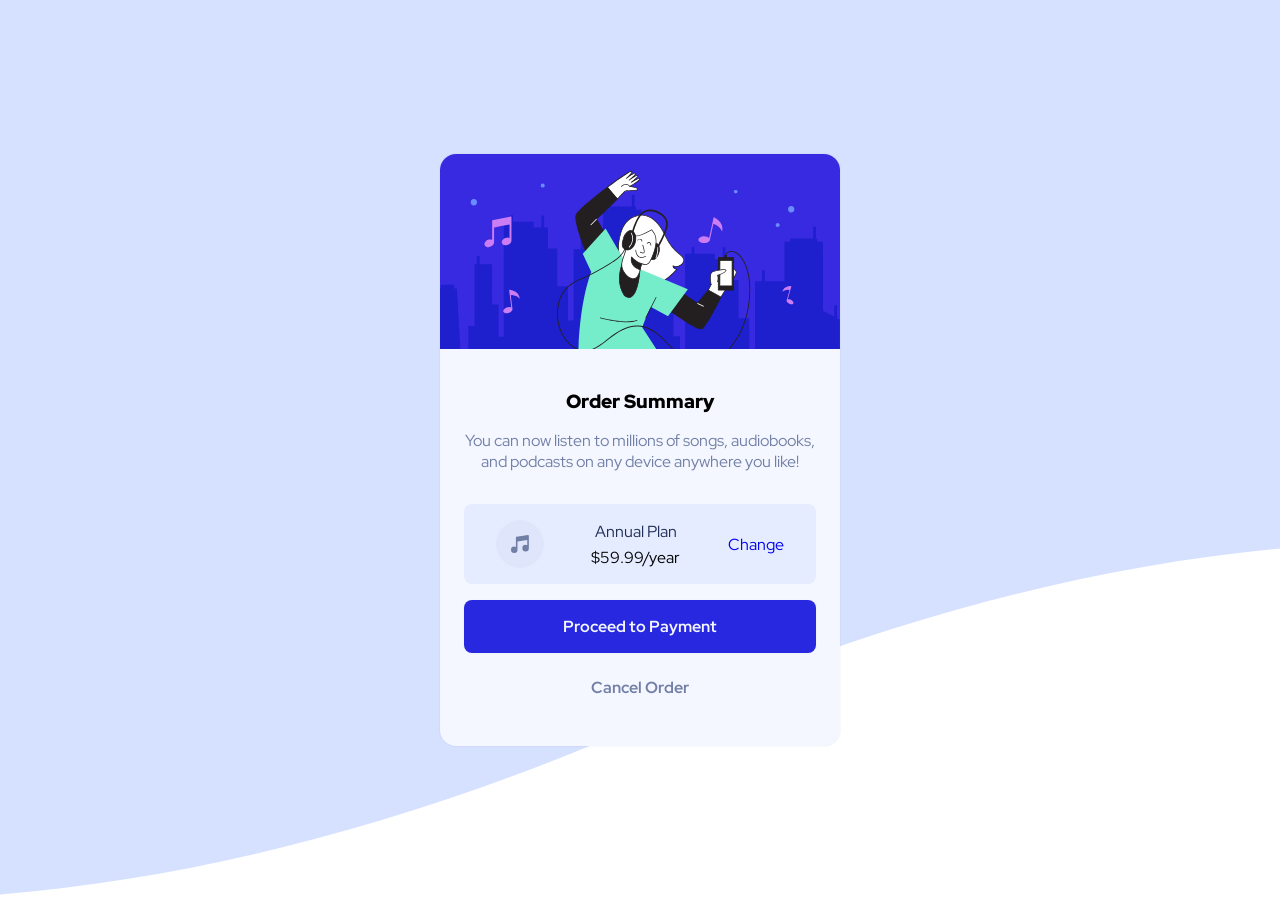
<file: index.html>
<!DOCTYPE html>
<html lang="en">
<head>
    <meta charset="UTF-8">
    <meta http-equiv="X-UA-Compatible" content="IE=edge">
    <meta name="viewport" content="width=device-width, initial-scale=1.0">
    <link rel="shortcut icon" href="favicon-32x32.png">
    <title>Desafio semanal :)</title>
    <link rel="stylesheet" href="style.css">
</head>
<body>
    <div class="box-container">
        <div class="box">
            <img src="./images/illustration-hero.svg" alt="hero">
            <div class="text-content">
                <h3>Order Summary</h3>
                <p>You can now listen to millions of songs, audiobooks, and podcasts on any device anywhere you like!</p>
                <div class="plan">
                    <img src="./images/icon-music.svg" alt="icon music">
                    <div class="column">
                        <p>Annual Plan</p>
                        <span>$59.99/year</span>
                    </div>
                    <a href="#">Change</a>
                </div>
                <a href="#" class="btn primary">Proceed to Payment</a>
                <a href="#" class="btn">Cancel Order</a>
            </div>
        </div>
    </div>
</body>
</html>
</file>
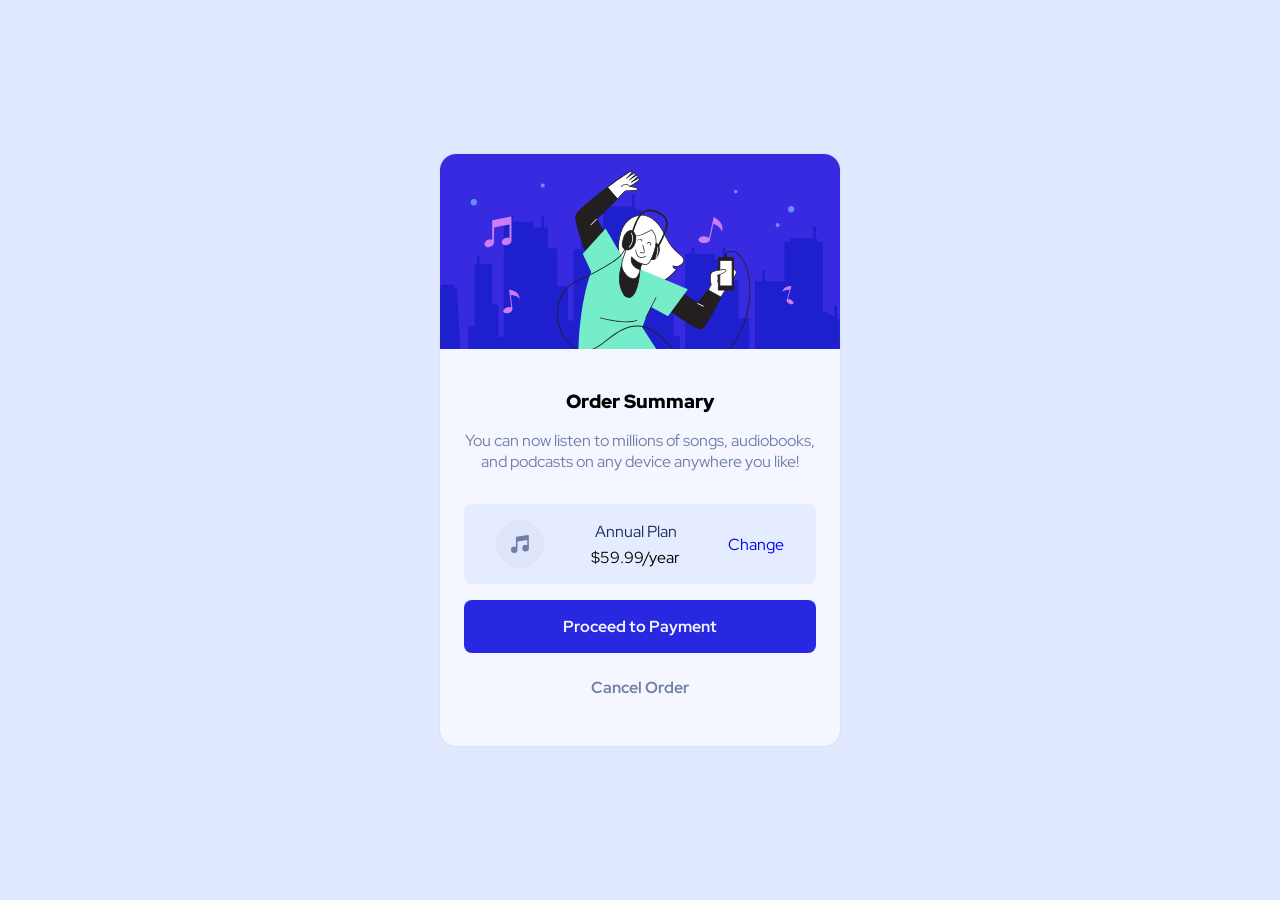
<file: desafio-semanal/index.html>
<!DOCTYPE html>
<html lang="en">
<head>
    <meta charset="UTF-8">
    <meta http-equiv="X-UA-Compatible" content="IE=edge">
    <meta name="viewport" content="width=device-width, initial-scale=1.0">
    <title>Desafio semanal :)</title>
    <link rel="stylesheet" href="style.css">
</head>
<body>
    <div class="box-container">
        <div class="box">
            <img src="./images/illustration-hero.svg" alt="hero">
            <div class="text-content">
                <h3>Order Summary</h3>
                <p>You can now listen to millions of songs, audiobooks, and podcasts on any device anywhere you like!</p>
                <div class="plan">
                    <img src="./images/icon-music.svg" alt="icon music">
                    <div class="column">
                        <p>Annual Plan</p>
                        <span>$59.99/year</span>
                    </div>
                    <a href="#">Change</a>
                </div>
                <a href="#" class="btn primary">Proceed to Payment</a>
                <a href="#" class="btn">Cancel Order</a>
            </div>
        </div>
    </div>
</body>
</html>
</file>
<file: style.css>
@import url('https://fonts.googleapis.com/css2?family=Lato:wght@300;400;700&family=Red+Hat+Display:wght@500;700;900&display=swap');

:root {
    --pale-blue: #E0E8FF;
    --color-bright-blue: #2828E0;
    --very-pale-blue: #F4F7FF;
    --dasarurated-blue: #717FA6;
    --dark-blue: #1F2E56;
}

* {
    padding: 0;
    margin: 0;
    box-sizing: border-box;
}

body {
    font-size: 16px;
    font-family: 'Red Hat Display', sans-serif;
    background-image: url(./images/pattern-background-desktop.svg);
    background-position: center;
    background-size: cover;
}

.btn {
    display: block;
    padding: 1rem 1.5rem;
    text-decoration: none;
    font-weight: 700;
    border-radius: .5rem;
    color: var(--dasarurated-blue);
    margin-bottom: .5rem;
}
.btn:hover {
    background-color: rgba(224, 232, 255, .7);
}

.primary {
    background-color: var(--color-bright-blue);
    color: var(--very-pale-blue);
    font-size: .9rem;
    box-shadow: 0 0 2px rgba(224, 232, 255, .7);
}
.primary:hover {
    background-color: #4949f2;
}

.box-container {
    position: relative;
    display: flex;
    justify-content: center;
    align-items: center;
    width: 100%;
    min-height: 100vh;
    padding: .5rem;
}

.box {
    position: relative;
    border-radius: 1rem;
    width: 100%;
    display: flex;
    flex-direction: column;
    text-align: center;
    background-color: var(--very-pale-blue);
    box-shadow: 0 0 2px rgba(0, 0, 0, .1);
}

.box img {
    border-radius: 1rem 1rem 0 0;
    margin-bottom: 1rem;
}

.box .text-content {
    padding: 1.5rem;
}
.box .text-content h3 {
    margin-bottom: 1rem;
    font-weight: 900;
}
.box .text-content p {
    margin-bottom: 2rem;
    color: var(--dasarurated-blue); 
}

.box .text-content .plan {
    display: flex;
    justify-content: space-around;
    align-items: center;
    margin-bottom: 1rem;
    background-color: rgba(224, 232, 255, .7);
    border-radius: .5rem;
    padding: 1rem .5rem;
    font-size: .9rem;
}

.box .text-content .plan a {
    text-decoration: none;
}
.box .text-content .plan a:hover {
    text-decoration: underline;
}

.box .text-content .plan img {
    margin-bottom: 0;
}
.box .text-content .plan .column {
    display: flex;
    flex-direction: column;
}
.box .text-content .plan .column p {
    color: var(--dark-blue);
    margin-bottom: .3rem;
}

@media (min-width: 375px) {
    .box .text-content .plan {
        font-size: 1rem;
    }
    .primary {
        font-size: 1rem;
    }
    .box {
        max-width: 25rem;
    }
}
</file>
<file: desafio-semanal/style.css>
@import url('https://fonts.googleapis.com/css2?family=Lato:wght@300;400;700&family=Red+Hat+Display:wght@500;700;900&display=swap');

:root {
    --pale-blue: #E0E8FF;
    --color-bright-blue: #2828E0;
    --very-pale-blue: #F4F7FF;
    --dasarurated-blue: #717FA6;
    --dark-blue: #1F2E56;
}

* {
    padding: 0;
    margin: 0;
    box-sizing: border-box;
}

body {
    font-size: 16px;
    font-family: 'Red Hat Display', sans-serif;
    background-color: var(--pale-blue);
}

.btn {
    display: block;
    padding: 1rem 1.5rem;
    text-decoration: none;
    font-weight: 700;
    border-radius: .5rem;
    color: var(--dasarurated-blue);
    margin-bottom: .5rem;
}
.btn:hover {
    background-color: rgba(224, 232, 255, .7);
}

.primary {
    background-color: var(--color-bright-blue);
    color: var(--very-pale-blue);
    font-size: .9rem;
    box-shadow: 0 0 2px rgba(224, 232, 255, .7);
}
.primary:hover {
    background-color: #4949f2;
}

.box-container {
    position: relative;
    display: flex;
    justify-content: center;
    align-items: center;
    width: 100%;
    min-height: 100vh;
    padding: .5rem;
}

.box {
    position: relative;
    border-radius: 1rem;
    width: 100%;
    display: flex;
    flex-direction: column;
    text-align: center;
    background-color: var(--very-pale-blue);
    box-shadow: 0 0 2px rgba(0, 0, 0, .1);
}

.box img {
    border-radius: 1rem 1rem 0 0;
    margin-bottom: 1rem;
}

.box .text-content {
    padding: 1.5rem;
}
.box .text-content h3 {
    margin-bottom: 1rem;
    font-weight: 900;
}
.box .text-content p {
    margin-bottom: 2rem;
    color: var(--dasarurated-blue); 
}

.box .text-content .plan {
    display: flex;
    justify-content: space-around;
    align-items: center;
    margin-bottom: 1rem;
    background-color: rgba(224, 232, 255, .7);
    border-radius: .5rem;
    padding: 1rem .5rem;
    font-size: .9rem;
}

.box .text-content .plan a {
    text-decoration: none;
}
.box .text-content .plan a:hover {
    text-decoration: underline;
}

.box .text-content .plan img {
    margin-bottom: 0;
}
.box .text-content .plan .column {
    display: flex;
    flex-direction: column;
}
.box .text-content .plan .column p {
    color: var(--dark-blue);
    margin-bottom: .3rem;
}

@media (min-width: 375px) {
    .box .text-content .plan {
        font-size: 1rem;
    }
    .primary {
        font-size: 1rem;
    }
    .box {
        max-width: 25rem;
    }
}
</file>
